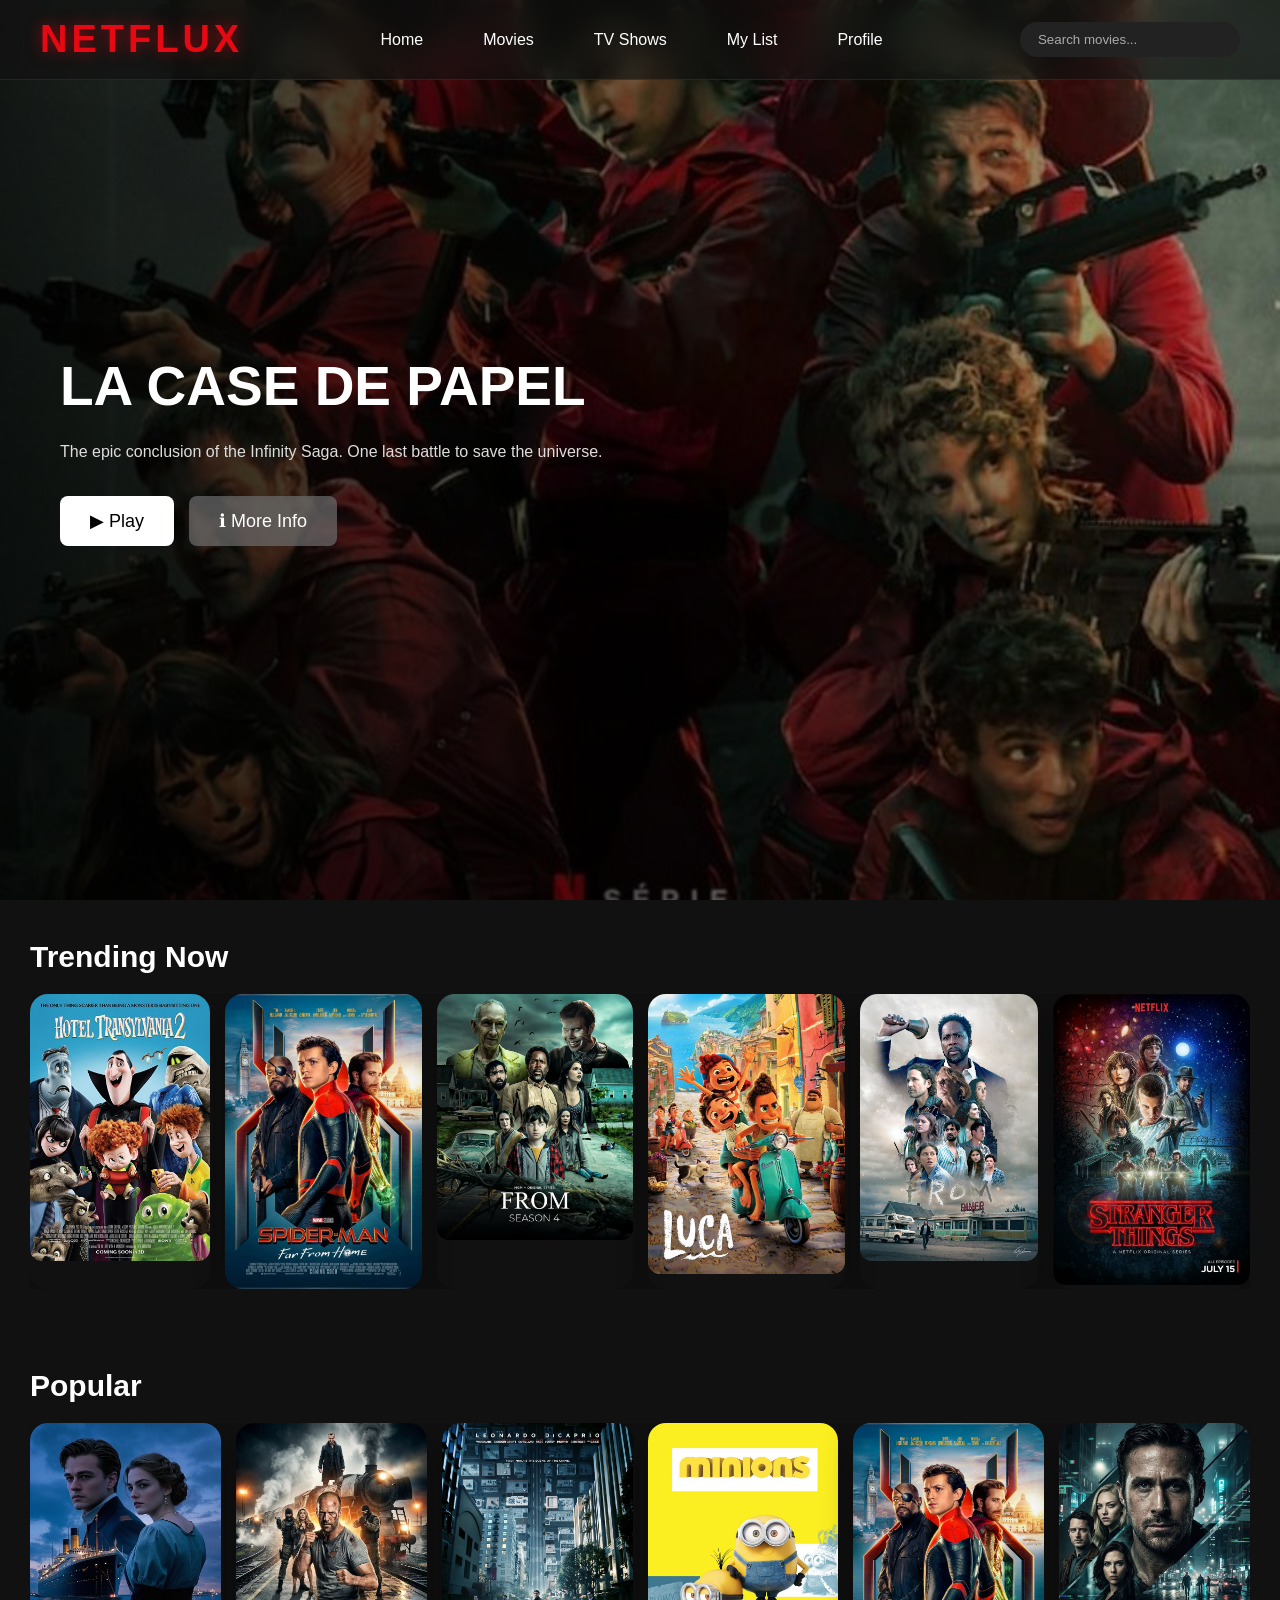
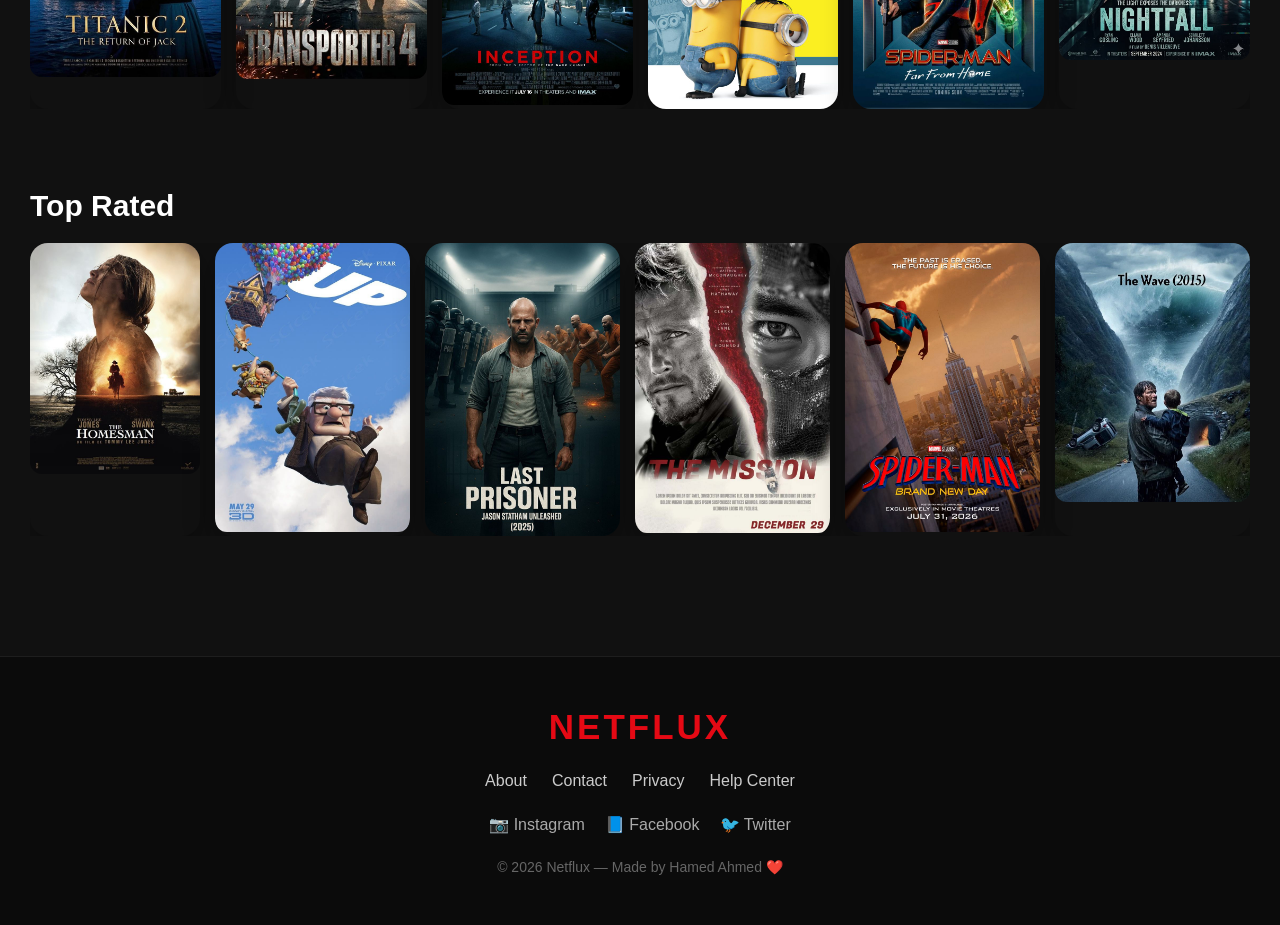
<file: index.html>
<!DOCTYPE html>
<html lang="en">

<head>

    <meta charset="UTF-8">

    <meta name="viewport" content="width=device-width, initial-scale=1.0">

    <title>Netflux</title>

    <link rel="stylesheet" href="Css/style.css">

</head>

<body>
    <div class="splash-screen" id="splash">

        <h1 class="splash-logo">

            NETFLUX

        </h1>

    </div>


    <!-- Navbar -->

    <nav class="navbar">

        <div class="logo">

            NETFLUX

        </div>


        <ul class="nav-links">

            <li><a href="index.html">Home</a></li>

            <li><a href="movies.html">Movies</a></li>

            <li><a href="shows.html">TV Shows</a></li>

            <li><a href="mylist.html">My List</a></li>

            <li><a href="profile.html">Profile</a></li>

        </ul>
        <div class="search-box">

            <input type="text" id="searchInput" placeholder="Search movies...">

        </div>
        <div class="menu-btn" onclick="toggleMenu()">
            ☰
        </div>
    </nav>

    <!-- Hero Section -->

    <section class="hero">

        <div class="hero-overlay"></div>

        <div class="hero-content">

            <h1>LA CASE DE PAPEL</h1>

            <p>

                The epic conclusion of the Infinity Saga.
                One last battle to save the universe.

            </p>

            <div class="hero-buttons">

                <button class="play-btn">
                    ▶ Play
                </button>

                <button class="info-btn">
                    ℹ More Info
                </button>

            </div>

        </div>

    </section>
    <section class="movies-section">

        <h2>Trending Now</h2>

        <div class="movie-row">

            <div class="movie-card" data-title="Hotel Transylvania 2">

                <img src="Images/poster/1.jpg">

            </div>

            <div class="movie-card" data-title="Spider-Man">

                <img src="Images/poster/2.jpg">

            </div>

            <div class="movie-card" data-title="From">

                <img src="Images/poster/3.jpg">

            </div>

            <div class="movie-card" data-title="Luca">

                <img src="Images/poster/4.jpg">

            </div>

            <div class="movie-card" data-title="From">

                <img src="Images/poster/5.jpg">

            </div>

            <div class="movie-card" data-title="Stranger Things">

                <img src="Images/poster/6.jpg">

            </div>

        </div>

    </section>
    <section class="movies-section">

        <h2>Popular</h2>

        <div class="movie-row">

            <div class="movie-card" data-title="TiTanic 2 ">
                <img src="Images/poster/7.jpg">
            </div>

            <div class="movie-card" data-title="The Transports 4 ">
                <img src="Images/poster/8.jpg">
            </div>

            <div class="movie-card" data-title="INCEPTION">
                <img src="Images/poster/9.jpg">
            </div>

            <div class="movie-card" data-title="minions">
                <img src="Images/poster/10.jpg">
            </div>

            <div class="movie-card" data-title="Spider-Man">
                <img src="Images/poster/2.jpg">
            </div>

            <div class="movie-card" data-title="Night Fall">
                <img src="Images/poster/12.jpg">
            </div>

        </div>

    </section>
    <section class="movies-section">

        <h2>Top Rated</h2>

        <div class="movie-row">

            <div class="movie-card" data-title="Homes Man">
                <img src="Images/poster/13.jpg">
            </div>

            <div class="movie-card" data-title="Oup">
                <img src="Images/poster/14.jpg">
            </div>

            <div class="movie-card" data-title="Last Presoner">
                <img src="Images/poster/15.jpg">
            </div>

            <div class="movie-card" data-title="The misson">
                <img src="Images/poster/16.jpg">
            </div>

            <div class="movie-card" data-title="Spider-Man">
                <img src="Images/poster/17.jpg">
            </div>

            <div class="movie-card" data-title="The Wave">
                <img src="Images/poster/18.jpg">
            </div>

        </div>

    </section>
    <footer class="footer">

        <div class="footer-logo">

            NETFLUX

        </div>

        <div class="footer-links">

            <a href="#">About</a>

            <a href="#">Contact</a>

            <a href="#">Privacy</a>

            <a href="#">Help Center</a>

        </div>

        <div class="footer-social">

            <a href="#">📷 Instagram</a>

            <a href="#">📘 Facebook</a>

            <a href="#">🐦 Twitter</a>

        </div>

        <p>

            © 2026 Netflux — Made by Hamed Ahmed ❤️

        </p>

    </footer>
    <script src="Js/main.js"></script>
</body>

</html>
</file>
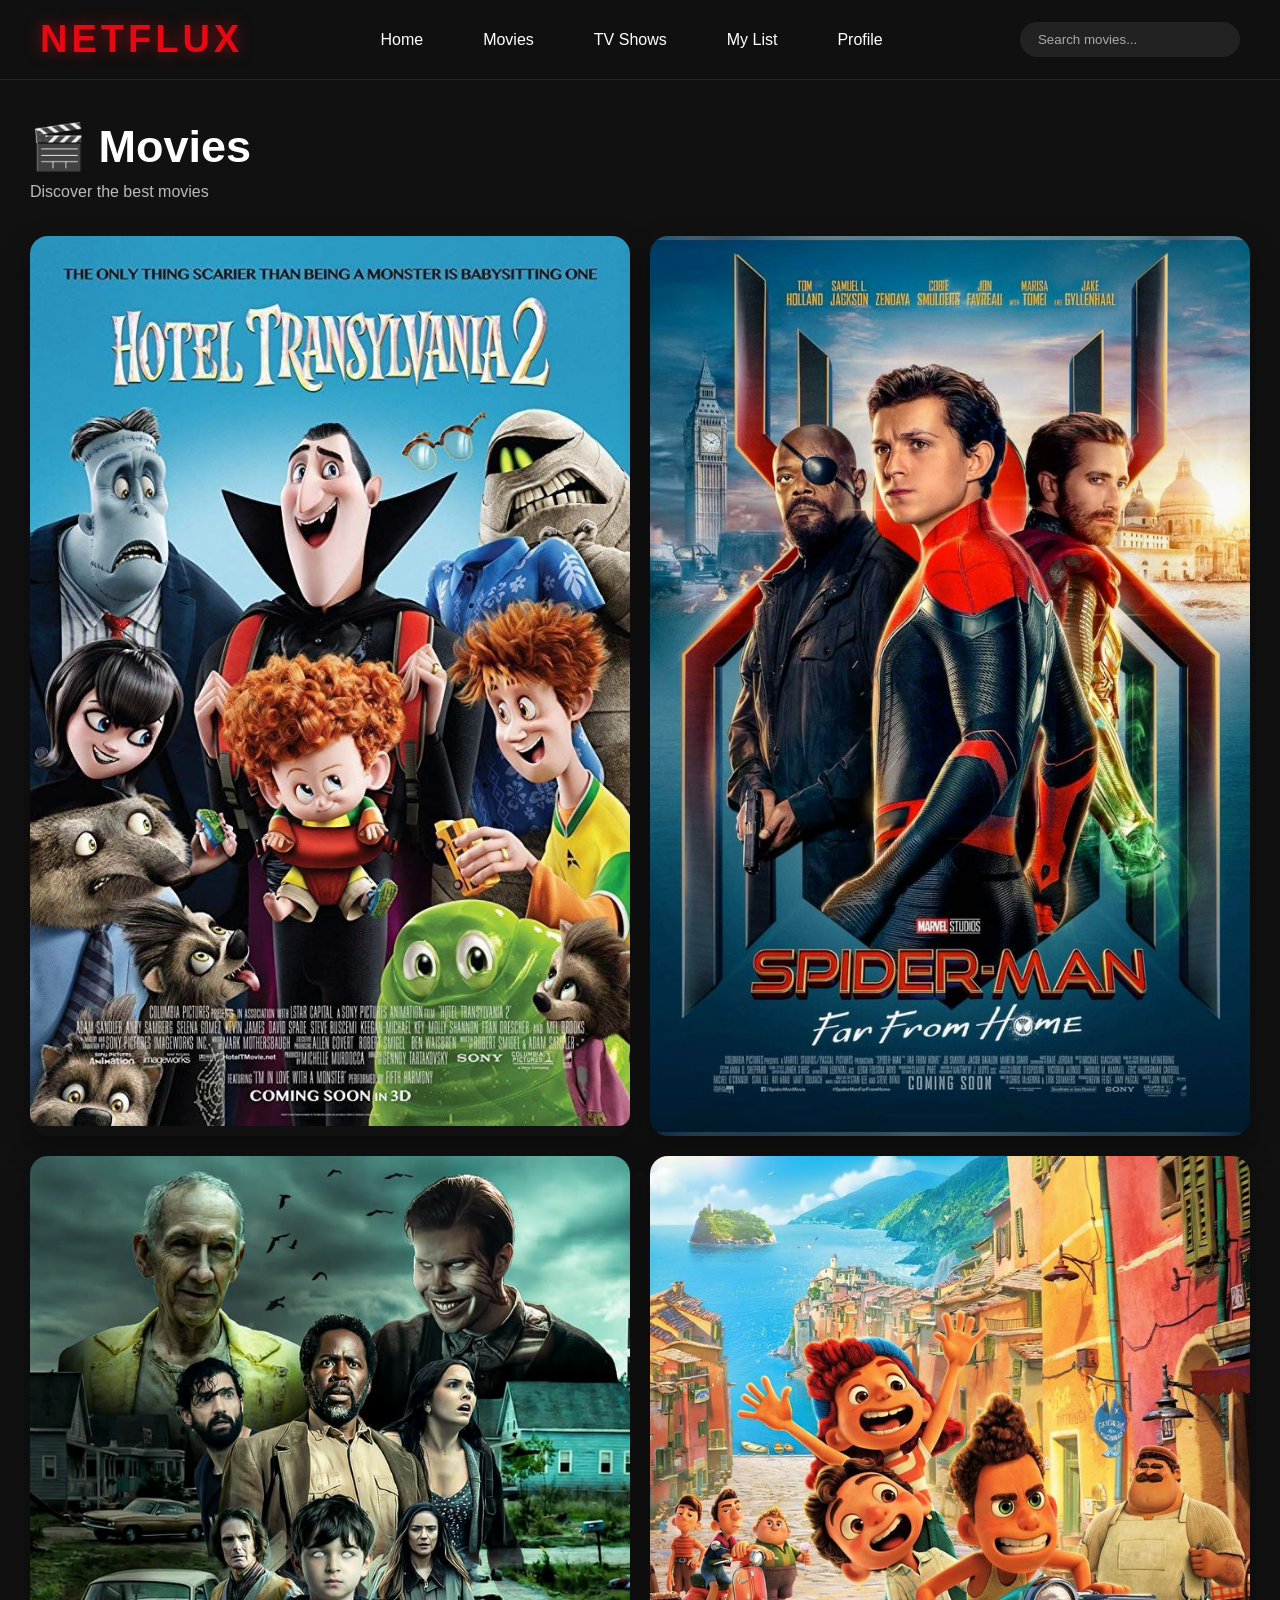
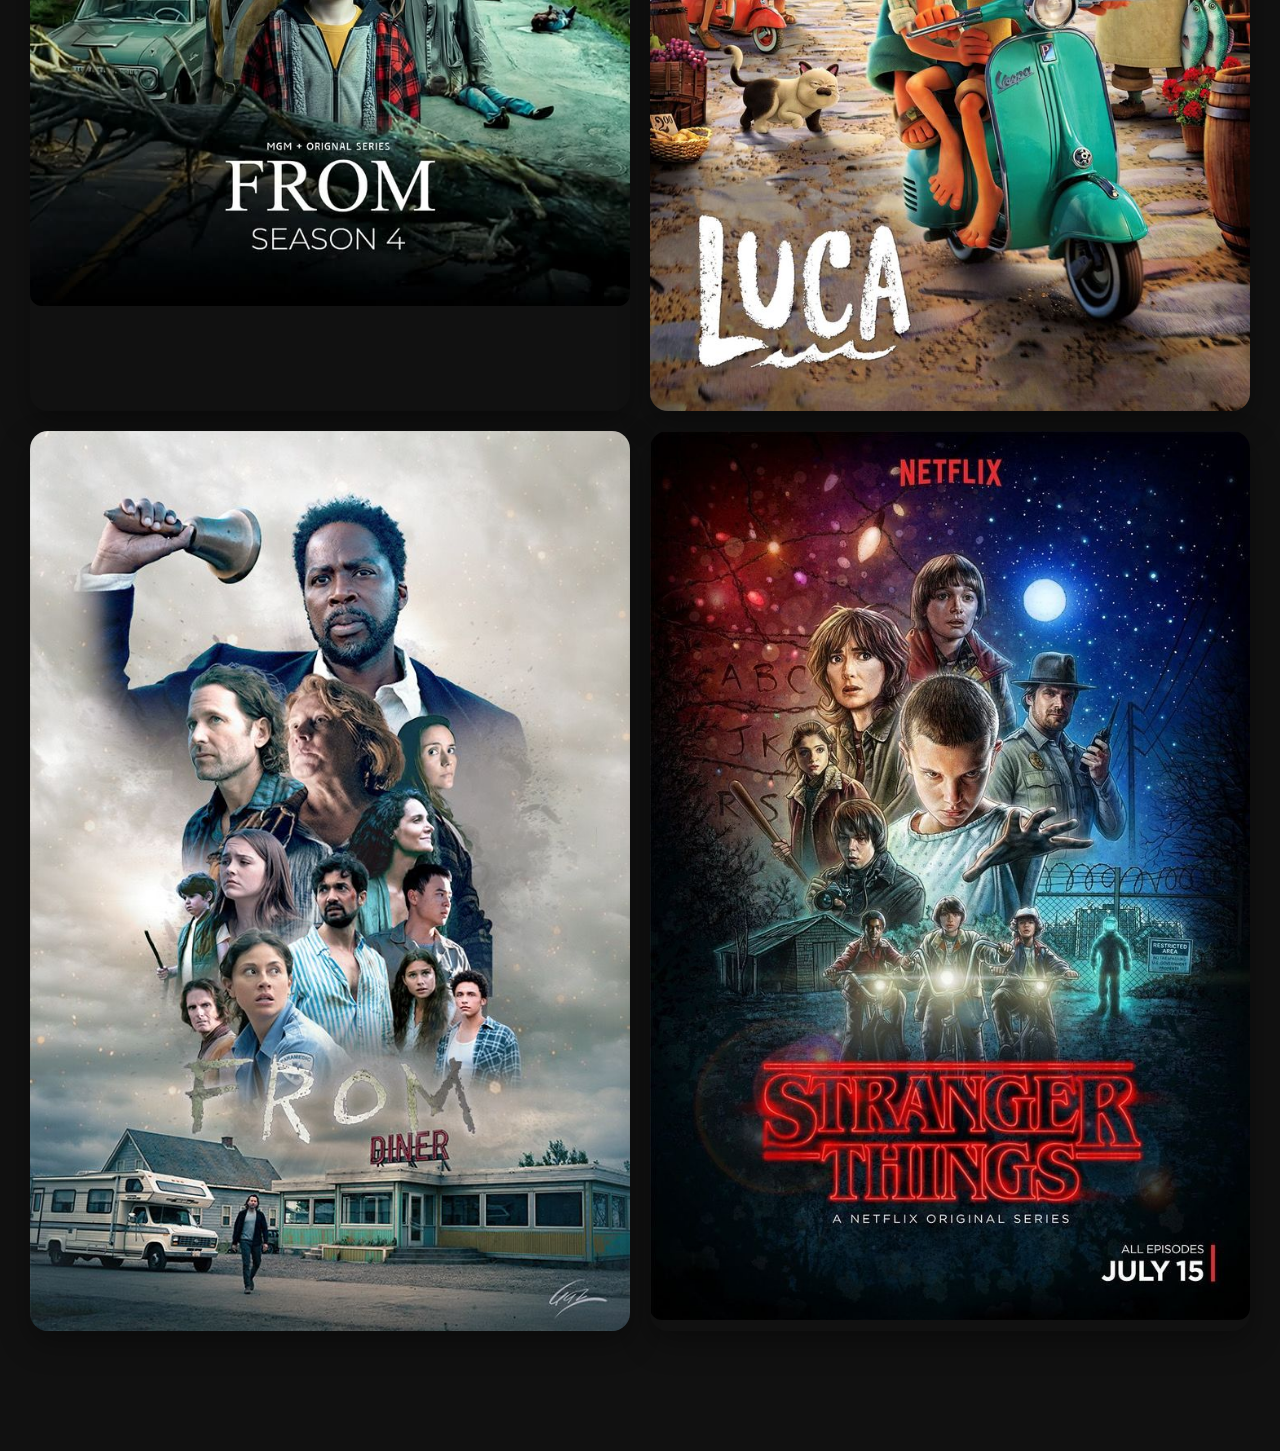
<file: movies.html>
<!DOCTYPE html>
<html lang="en">

<head>
    <meta charset="UTF-8">
    <meta name="viewport" content="width=device-width, initial-scale=1.0">
    <title>Netflux</title>
    <meta name="description" content="Here You will find anything You want">
    <link rel="stylesheet" href="Css/style.css">
    <link href="https://fonts.googleapis.com/css2?family=Cairo:wght@300;400;700&display=swap" rel="stylesheet">
</head>

<body>
    <nav class="navbar">

        <div class="logo">

            NETFLUX

        </div>


        <ul class="nav-links">

            <li><a href="index.html">Home</a></li>

            <li><a href="movies.html">Movies</a></li>

            <li><a href="shows.html">TV Shows</a></li>

            <li><a href="mylist.html">My List</a></li>

            <li><a href="profile.html">Profile</a></li>

        </ul>
        <div class="search-box">

            <input type="text" id="searchInput" placeholder="Search movies...">

        </div>
        <div class="menu-btn" onclick="toggleMenu()">
            ☰
        </div>
    </nav>
    <section class="movies-page">

        <h1>🎬 Movies</h1>

        <p>Discover the best movies</p>

        <div class="movie-grid">

            <div class="movie-card" data-title="Hotel Transylvania 2">

                <img src="Images/poster/1.jpg">

            </div>

            <div class="movie-card" data-title="Spider-Man">

                <img src="Images/poster/2.jpg">

            </div>

            <div class="movie-card" data-title="From">

                <img src="Images/poster/3.jpg">

            </div>

            <div class="movie-card" data-title="Luca">

                <img src="Images/poster/4.jpg">

            </div>

            <div class="movie-card" data-title="From">

                <img src="Images/poster/5.jpg">

            </div>

            <div class="movie-card" data-title="Stranger Things">

                <img src="Images/poster/6.jpg">

            </div>

        </div>

    </section>
    <script src="Js/main.js"></script>
</body>

</html>
</file>
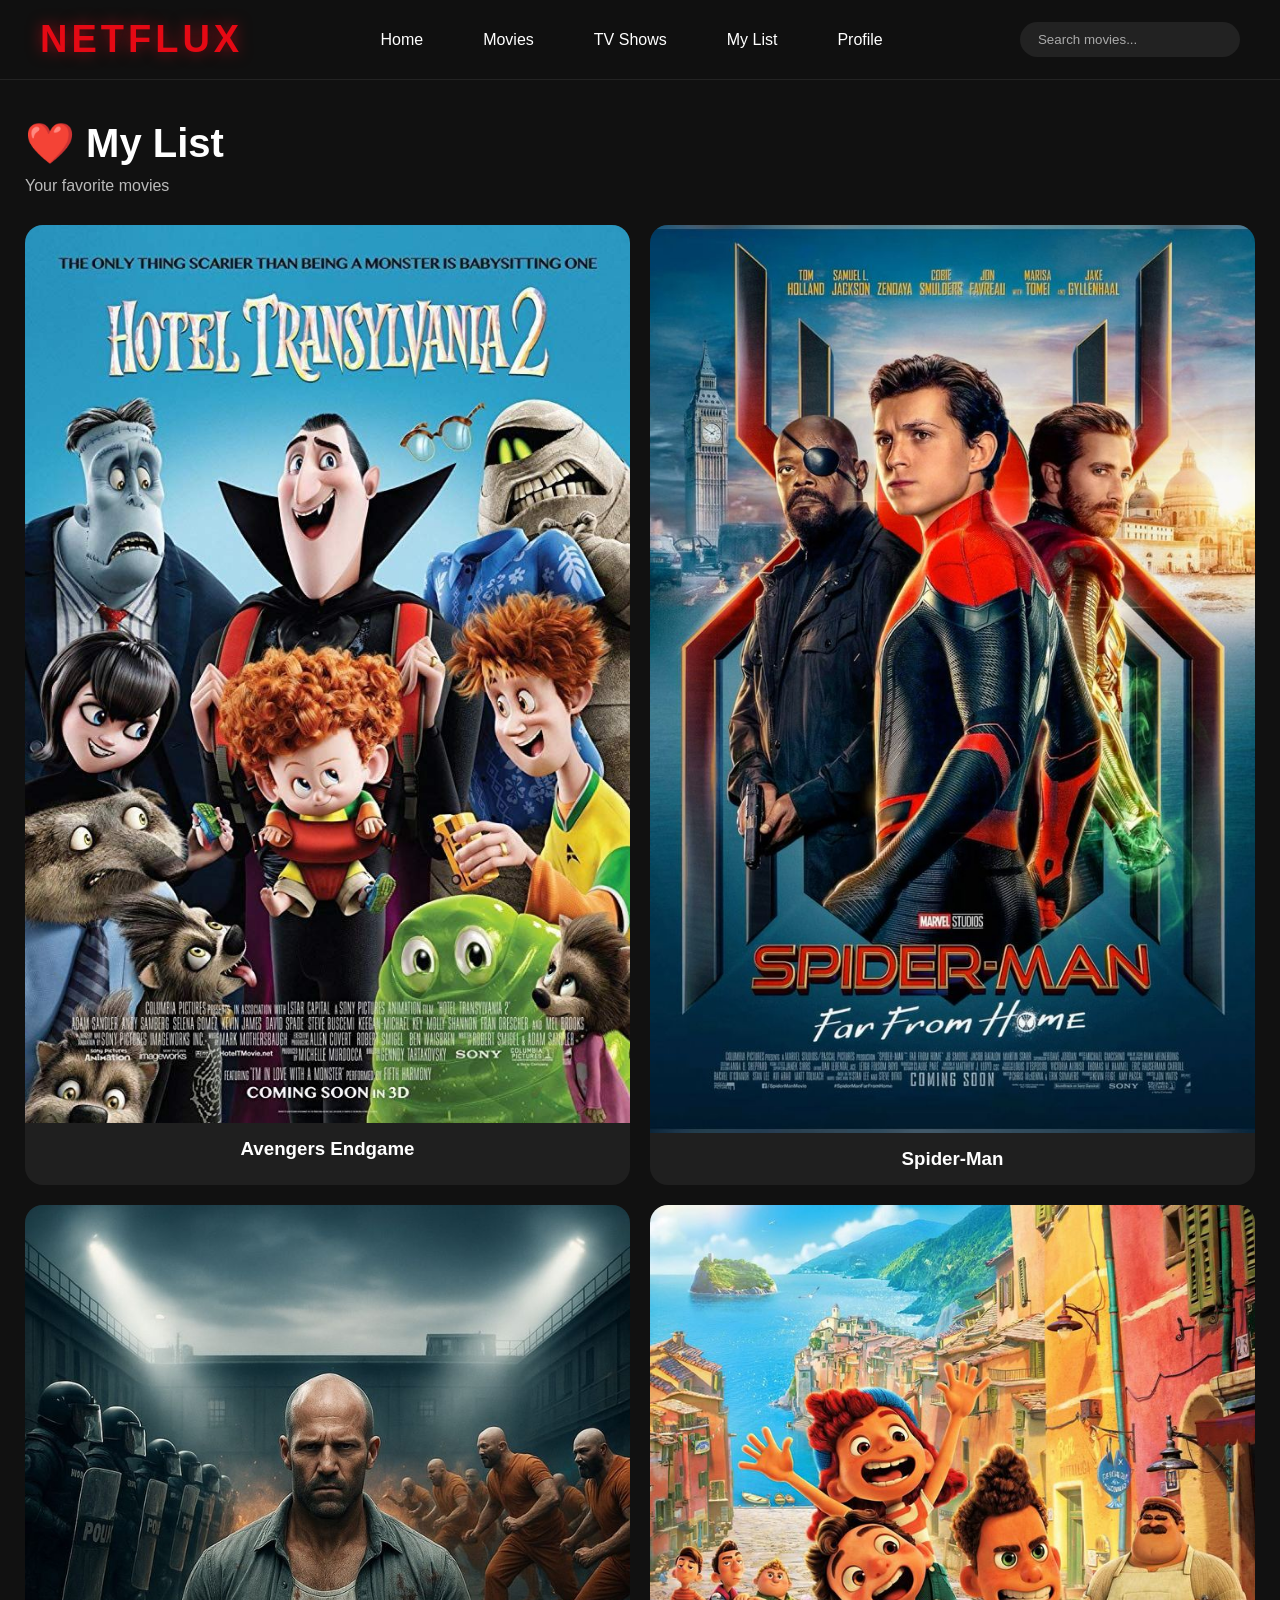
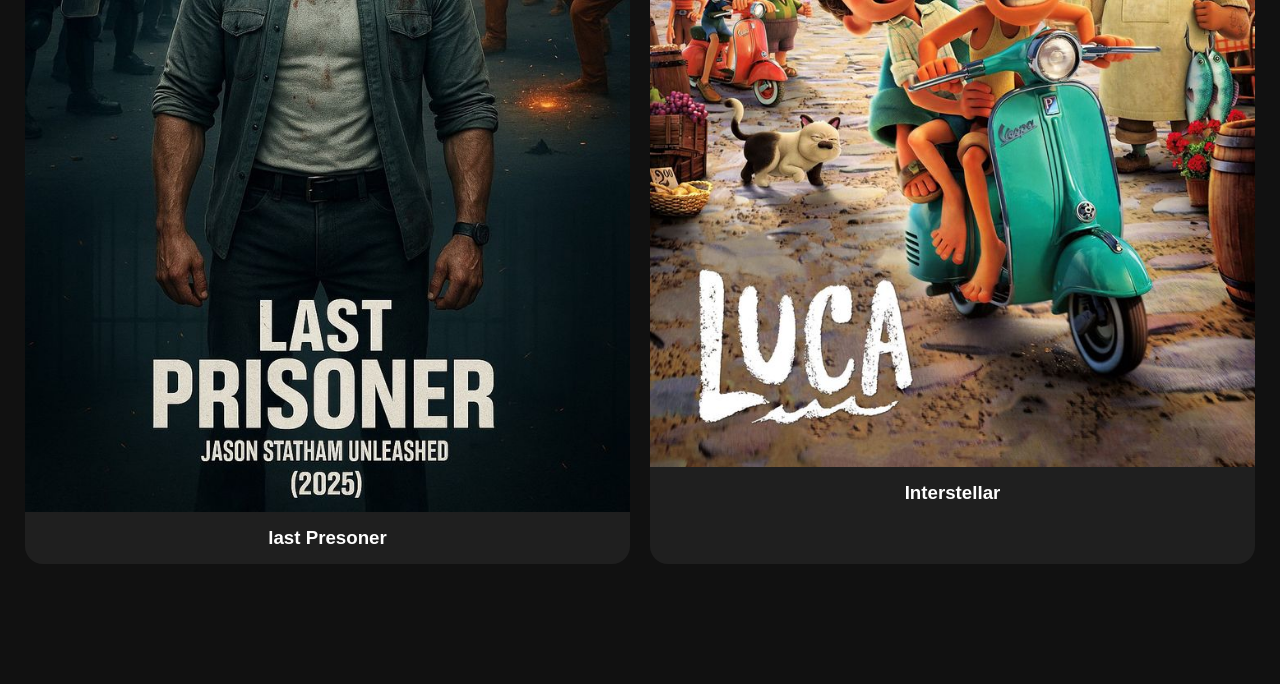
<file: mylist.html>
<!DOCTYPE html>
<html lang="en">

<head>

    <meta charset="UTF-8">

    <meta name="viewport" content="width=device-width, initial-scale=1.0">

    <title>My List</title>

    <link rel="stylesheet" href="Css/style.css">

</head>

<body>

    <nav class="navbar">

        <div class="logo">

            NETFLUX

        </div>


        <ul class="nav-links">

            <li><a href="index.html">Home</a></li>

            <li><a href="movies.html">Movies</a></li>

            <li><a href="shows.html">TV Shows</a></li>

            <li><a href="mylist.html">My List</a></li>

            <li><a href="profile.html">Profile</a></li>

        </ul>
        <div class="search-box">

            <input type="text" id="searchInput" placeholder="Search movies...">

        </div>
        <div class="menu-btn" onclick="toggleMenu()">
            ☰
        </div>
    </nav>

    <section class="my-list">

        <h1>❤️ My List</h1>

        <p>Your favorite movies</p>

        <div class="movie-grid">

            <div class="movie-item">

                <img src="Images/poster/1.jpg">

                <h3>Avengers Endgame</h3>

            </div>

            <div class="movie-item">

                <img src="Images/poster/2.jpg">

                <h3>Spider-Man</h3>

            </div>

            <div class="movie-item">

                <img src="Images/poster/15.jpg">

                <h3>last Presoner</h3>

            </div>

            <div class="movie-item">

                <img src="Images/poster/4.jpg">

                <h3>Interstellar</h3>

            </div>

        </div>

    </section>
    <script src="Js/main.js"></script>
</body>

</html>
</file>
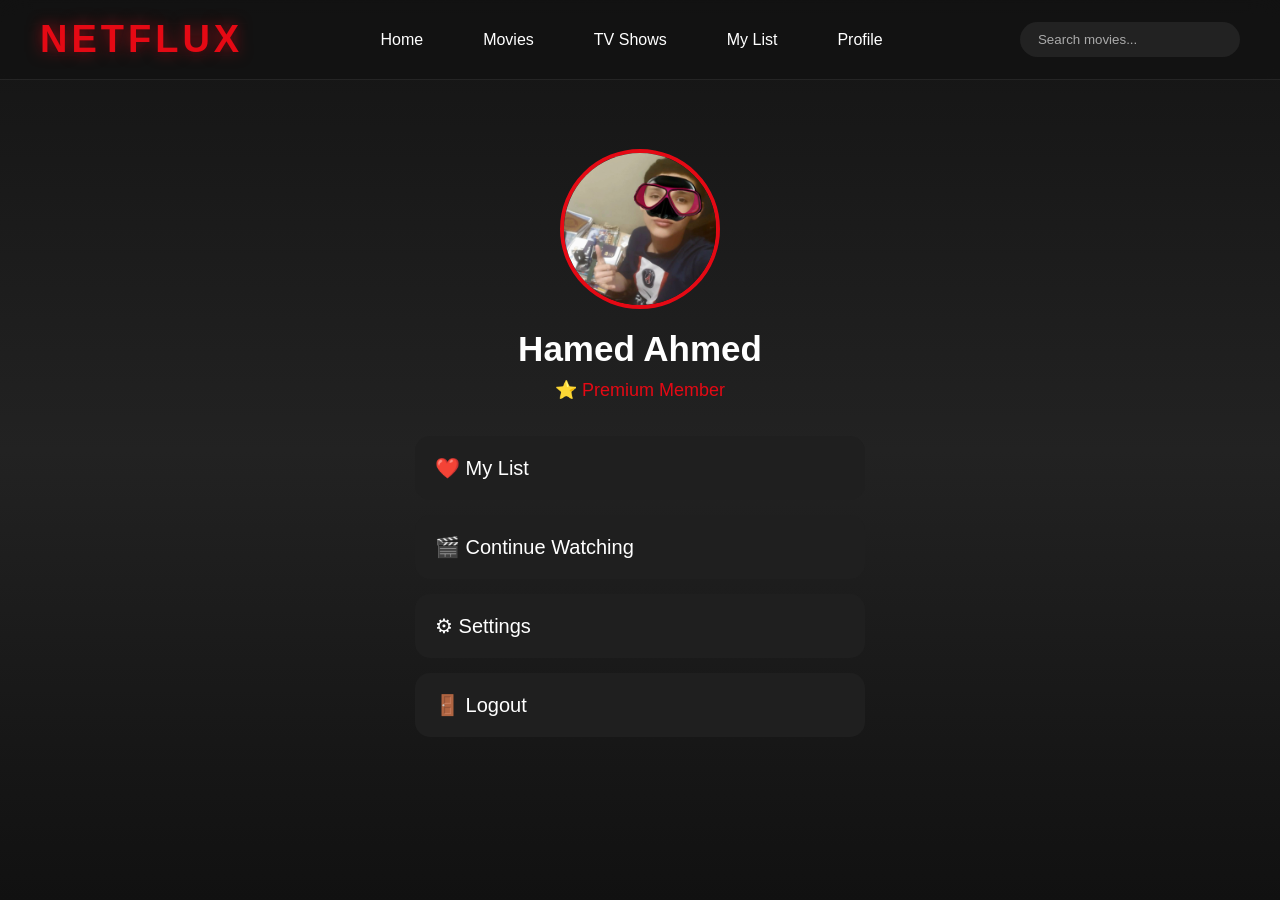
<file: profile.html>
<!DOCTYPE html>
<html lang="en">

<head>

    <meta charset="UTF-8">

    <meta name="viewport" content="width=device-width, initial-scale=1.0">

    <title>Profile</title>

    <link rel="stylesheet" href="Css/style.css">

</head>

<body>

    <nav class="navbar">

        <div class="logo">

            NETFLUX

        </div>


        <ul class="nav-links">

            <li><a href="index.html">Home</a></li>

            <li><a href="movies.html">Movies</a></li>

            <li><a href="shows.html">TV Shows</a></li>

            <li><a href="mylist.html">My List</a></li>

            <li><a href="profile.html">Profile</a></li>

        </ul>
        <div class="search-box">

            <input type="text" id="searchInput" placeholder="Search movies...">

        </div>
        <div class="menu-btn" onclick="toggleMenu()">
            ☰
        </div>
    </nav>

    <section class="profile">

        <img src="Images/poster/hamed.jpg" class="profile-img">

        <h1>Hamed Ahmed</h1>

        <span class="member">⭐ Premium Member</span>

        <div class="profile-menu">

            <div class="menu-card">
                ❤️ My List
            </div>

            <div class="menu-card">
                🎬 Continue Watching
            </div>

            <div class="menu-card">
                ⚙ Settings
            </div>

            <div class="menu-card">
                🚪 Logout
            </div>

        </div>

    </section>
    <script src="Js/main.js"></script>
</body>

</html>
</file>
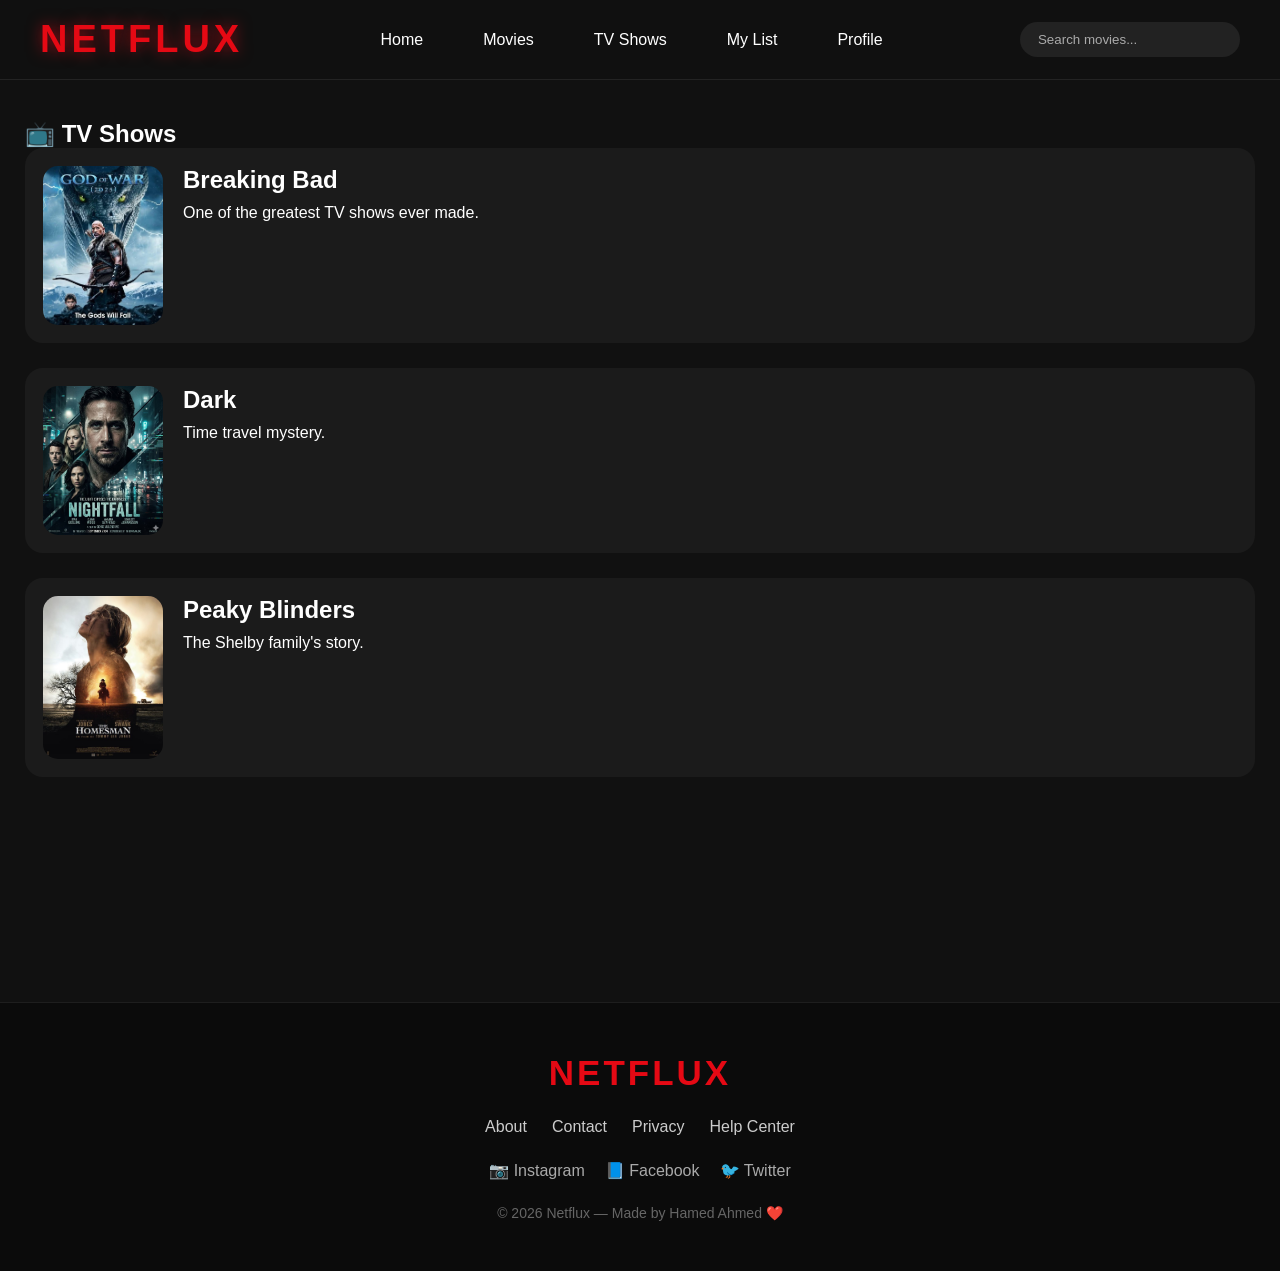
<file: shows.html>
<!DOCTYPE html>
<html lang="en">

<head>
    <meta charset="UTF-8">
    <meta name="viewport" content="width=device-width, initial-scale=1.0">
    <title>Netflux</title>
    <meta name="description" content="Here You will find anything You want">
    <link rel="stylesheet" href="Css/style.css">
    <link href="https://fonts.googleapis.com/css2?family=Cairo:wght@300;400;700&display=swap" rel="stylesheet">
</head>

<body>
    <nav class="navbar">

        <div class="logo">

            NETFLUX

        </div>


        <ul class="nav-links">

            <li><a href="index.html">Home</a></li>

            <li><a href="movies.html">Movies</a></li>

            <li><a href="shows.html">TV Shows</a></li>

            <li><a href="mylist.html">My List</a></li>

            <li><a href="profile.html">Profile</a></li>

        </ul>
        <div class="search-box">

            <input type="text" id="searchInput" placeholder="Search movies...">

        </div>
        <div class="menu-btn" onclick="toggleMenu()">
            ☰
        </div>
    </nav>
    <section class="shows-page">

        <h1>📺 TV Shows</h1>

        <div class="show-card">

            <img src="Images/poster/11.jpg">

            <div>

                <h2>Breaking Bad</h2>

                <p>

                    One of the greatest TV shows ever made.

                </p>

            </div>

        </div>

        <div class="show-card">

            <img src="Images/poster/12.jpg">

            <div>

                <h2>Dark</h2>

                <p>

                    Time travel mystery.

                </p>

            </div>

        </div>

        <div class="show-card">

            <img src="Images/poster/13.jpg">

            <div>

                <h2>Peaky Blinders</h2>

                <p>

                    The Shelby family's story.

                </p>

            </div>

        </div>

    </section>
    <footer class="footer">

        <div class="footer-logo">

            NETFLUX

        </div>

        <div class="footer-links">

            <a href="#">About</a>

            <a href="#">Contact</a>

            <a href="#">Privacy</a>

            <a href="#">Help Center</a>

        </div>

        <div class="footer-social">

            <a href="#">📷 Instagram</a>

            <a href="#">📘 Facebook</a>

            <a href="#">🐦 Twitter</a>

        </div>

        <p>

            © 2026 Netflux — Made by Hamed Ahmed ❤️

        </p>

    </footer>
    <script src="Js/main.js"></script>
</body>

</html>
</file>
<file: Css/style.css>
* {

    margin: 0;

    padding: 0;

    box-sizing: border-box;

    font-family: Arial, sans-serif;

}

body {

    background: #111;

    color: white;

}

.navbar {

    width: 100%;

    display: flex;

    justify-content: space-between;

    align-items: center;

    padding: 18px 40px;

    position: fixed;

    top: 0;

    left: 0;

    z-index: 1000;

    background: rgba(17, 17, 17, .65);

    backdrop-filter: blur(15px);

    border-bottom: 1px solid rgba(255, 255, 255, .08);

}

.logo {

    color: #E50914;

    font-size: 38px;

    font-weight: 900;

    letter-spacing: 4px;

    text-shadow: 0 0 15px rgba(229, 9, 20, .6);

}

.nav-links {

    display: flex;

    align-items: center;

    list-style: none;

    gap: 30px;

}

.nav-links a {

    color: white;

    text-decoration: none;

    padding: 8px 15px;

    border-radius: 20px;

    transition: .35s;

}

.nav-links a:hover {

    background: #E50914;

    color: white;

}

/*=========================
        Hero Section
=========================*/

.hero {

    position: relative;

    width: 100%;

    height: 100vh;

    background: url("../Images/paner.jpg") center center/cover no-repeat;

    display: flex;

    align-items: center;

}

.hero-overlay {

    position: absolute;

    inset: 0;

    background: linear-gradient(to right,
            rgba(0, 0, 0, .85),
            rgba(0, 0, 0, .3));

}

.hero-content {

    position: relative;

    z-index: 2;

    width: 90%;

    max-width: 600px;

    margin-left: 60px;

}

.hero-content h1 {

    font-size: 55px;

    margin-bottom: 20px;

}

.hero-content p {

    line-height: 1.8;

    color: #ddd;

    margin-bottom: 30px;

}

.hero-buttons {

    display: flex;

    gap: 15px;

}

.play-btn {

    background: white;

    color: black;

}

.info-btn {

    background: rgba(109, 109, 110, .7);

    color: white;

}

.hero-buttons button {

    border: none;

    padding: 14px 30px;

    border-radius: 8px;

    font-size: 18px;

    cursor: pointer;

    transition: .3s;

}

.hero-buttons button:hover {

    transform: scale(1.05);

}

/*=========================
      Movies Section
=========================*/

.movies-section {

    padding: 40px 30px;

}

.movies-section h2 {

    margin-bottom: 20px;

    font-size: 30px;

}

.movie-row {

    display: flex;

    gap: 15px;

    overflow-x: auto;

    scrollbar-width: none;

}

.movie-row::-webkit-scrollbar {

    display: none;

}

.movie-card {

    min-width: 170px;

    transition: .3s;

    cursor: pointer;

}

.movie-card img {

    width: 100%;

    border-radius: 12px;

    display: block;

}

.movie-card:hover {

    transform: scale(1.08);

}

/*=========================
        Profile
=========================*/

.profile {

    min-height: 100vh;

    display: flex;

    flex-direction: column;

    justify-content: center;

    align-items: center;

    padding: 120px 25px;

    background: linear-gradient(180deg, #141414, #222, #111);

}

.profile-img {

    width: 160px;

    height: 160px;

    border-radius: 50%;

    object-fit: cover;

    border: 4px solid #E50914;

    margin-bottom: 20px;

}

.profile h1 {

    font-size: 35px;

    margin-bottom: 10px;

}

.member {

    color: #E50914;

    margin-bottom: 35px;

    font-size: 18px;

}

.profile-menu {

    width: 100%;

    max-width: 450px;

}

.menu-card {

    background: #1F1F1F;

    padding: 20px;

    border-radius: 15px;

    margin-bottom: 15px;

    font-size: 20px;

    cursor: pointer;

    transition: .3s;

}

.menu-card:hover {

    background: #E50914;

    transform: translateX(10px);

}

/*=========================
        My List
=========================*/

.my-list {

    padding: 120px 25px;

    min-height: 100vh;

    background: #111;

}

.my-list h1 {

    font-size: 40px;

    margin-bottom: 10px;

}

.my-list p {

    color: #bbb;

    margin-bottom: 30px;

}

.movie-grid {

    display: grid;

    grid-template-columns: repeat(2, 1fr);

    gap: 20px;

}

.movie-item {

    background: #1f1f1f;

    border-radius: 18px;

    overflow: hidden;

    transition: .3s;

}

.movie-item:hover {

    transform: translateY(-8px);

}

.movie-item img {

    width: 100%;

    display: block;

}

.movie-item h3 {

    padding: 15px;

    text-align: center;

}

.search-box input {

    padding: 10px 18px;

    border: none;

    border-radius: 25px;

    outline: none;

    background: #222;

    color: white;

    width: 220px;

}

.search-box input::placeholder {

    color: #aaa;

}

button {

    transition: .3s;

}

button:hover {

    transform: translateY(-3px);

    box-shadow: 0 10px 25px rgba(229, 9, 20, .4);

}

.movie-card {

    border-radius: 18px;

    overflow: hidden;

    box-shadow: 0 12px 30px rgba(0, 0, 0, .35);

}

.movie-card:hover {

    transform: scale(1.06);

}

/*=========================
      Splash Screen
=========================*/

.splash-screen {

    position: fixed;

    inset: 0;

    background: #000;

    display: flex;

    justify-content: center;

    align-items: center;

    z-index: 99999;

    animation: fadeOut 1s ease forwards;

    animation-delay: 2s;

}

.splash-logo {

    color: #E50914;

    font-size: 65px;

    font-weight: 900;

    letter-spacing: 8px;

    animation: zoomLogo 2s ease;

}

@keyframes zoomLogo {

    0% {

        transform: scale(.5);

        opacity: 0;

    }

    100% {

        transform: scale(1);

        opacity: 1;

    }

}

@keyframes fadeOut {

    to {

        opacity: 0;

        visibility: hidden;

    }

}

.menu-btn {

    display: none;

    font-size: 30px;

    color: white;

    cursor: pointer;
    margin-left: 15px;

}


@media (max-width:768px) {

    .navbar {
        padding: 15px 20px;
        display: flex;
        justify-content: space-between;
        align-items: center;
        position: relative;
    }

    .search-box {
        display: none;
    }

    .menu-btn {
        display: block;
        font-size: 32px;
        color: #fff;
        cursor: pointer;
        margin-left: auto;
    }

    .nav-links {
        display: none;
        position: absolute;
        top: 70px;
        left: 0;
        width: 100%;
        background: #111;
        flex-direction: column;
        align-items: center;
        gap: 15px;
        padding: 20px 0;
    }

    .nav-links.active {
        display: flex;
    }

    .logo {
        font-size: 24px;
    }
}

.movies-page {

    padding: 120px 30px;

}

.movies-page h1 {

    font-size: 45px;

    margin-bottom: 10px;

}

.movies-page p {

    color: #bbb;

    margin-bottom: 35px;

}

.movies-grid {

    display: grid;

    grid-template-columns: repeat(auto-fit, minmax(170px, 1fr));

    gap: 20px;

}

.shows-page {

    padding: 120px 25px;

}

.show-card {

    display: flex;

    gap: 20px;

    background: #1b1b1b;

    padding: 18px;

    border-radius: 18px;

    margin-bottom: 25px;

    transition: .3s;

}

.show-card:hover {

    transform: translateY(-5px);

}

.show-card img {

    width: 120px;

    border-radius: 15px;

}

.show-card h2 {

    margin-bottom: 10px;

}

/*=========================
        Footer
=========================*/

.footer {

    margin-top: 80px;

    background: #0b0b0b;

    padding: 50px 20px;

    text-align: center;

    border-top: 1px solid rgba(255, 255, 255, .08);

}

.footer-logo {

    color: #E50914;

    font-size: 35px;

    font-weight: bold;

    letter-spacing: 3px;

    margin-bottom: 25px;

}

.footer-links {

    display: flex;

    justify-content: center;

    flex-wrap: wrap;

    gap: 25px;

    margin-bottom: 25px;

}

.footer-links a {

    color: #ccc;

    text-decoration: none;

    transition: .3s;

}

.footer-links a:hover {

    color: #E50914;

}

.footer-social {

    display: flex;

    justify-content: center;

    flex-wrap: wrap;

    gap: 20px;

    margin-bottom: 25px;

}

.footer-social a {

    text-decoration: none;

    color: #aaa;

    transition: .3s;

}

.footer-social a:hover {

    color: white;

}

.footer p {

    color: #666;

    font-size: 14px;

}
</file>
